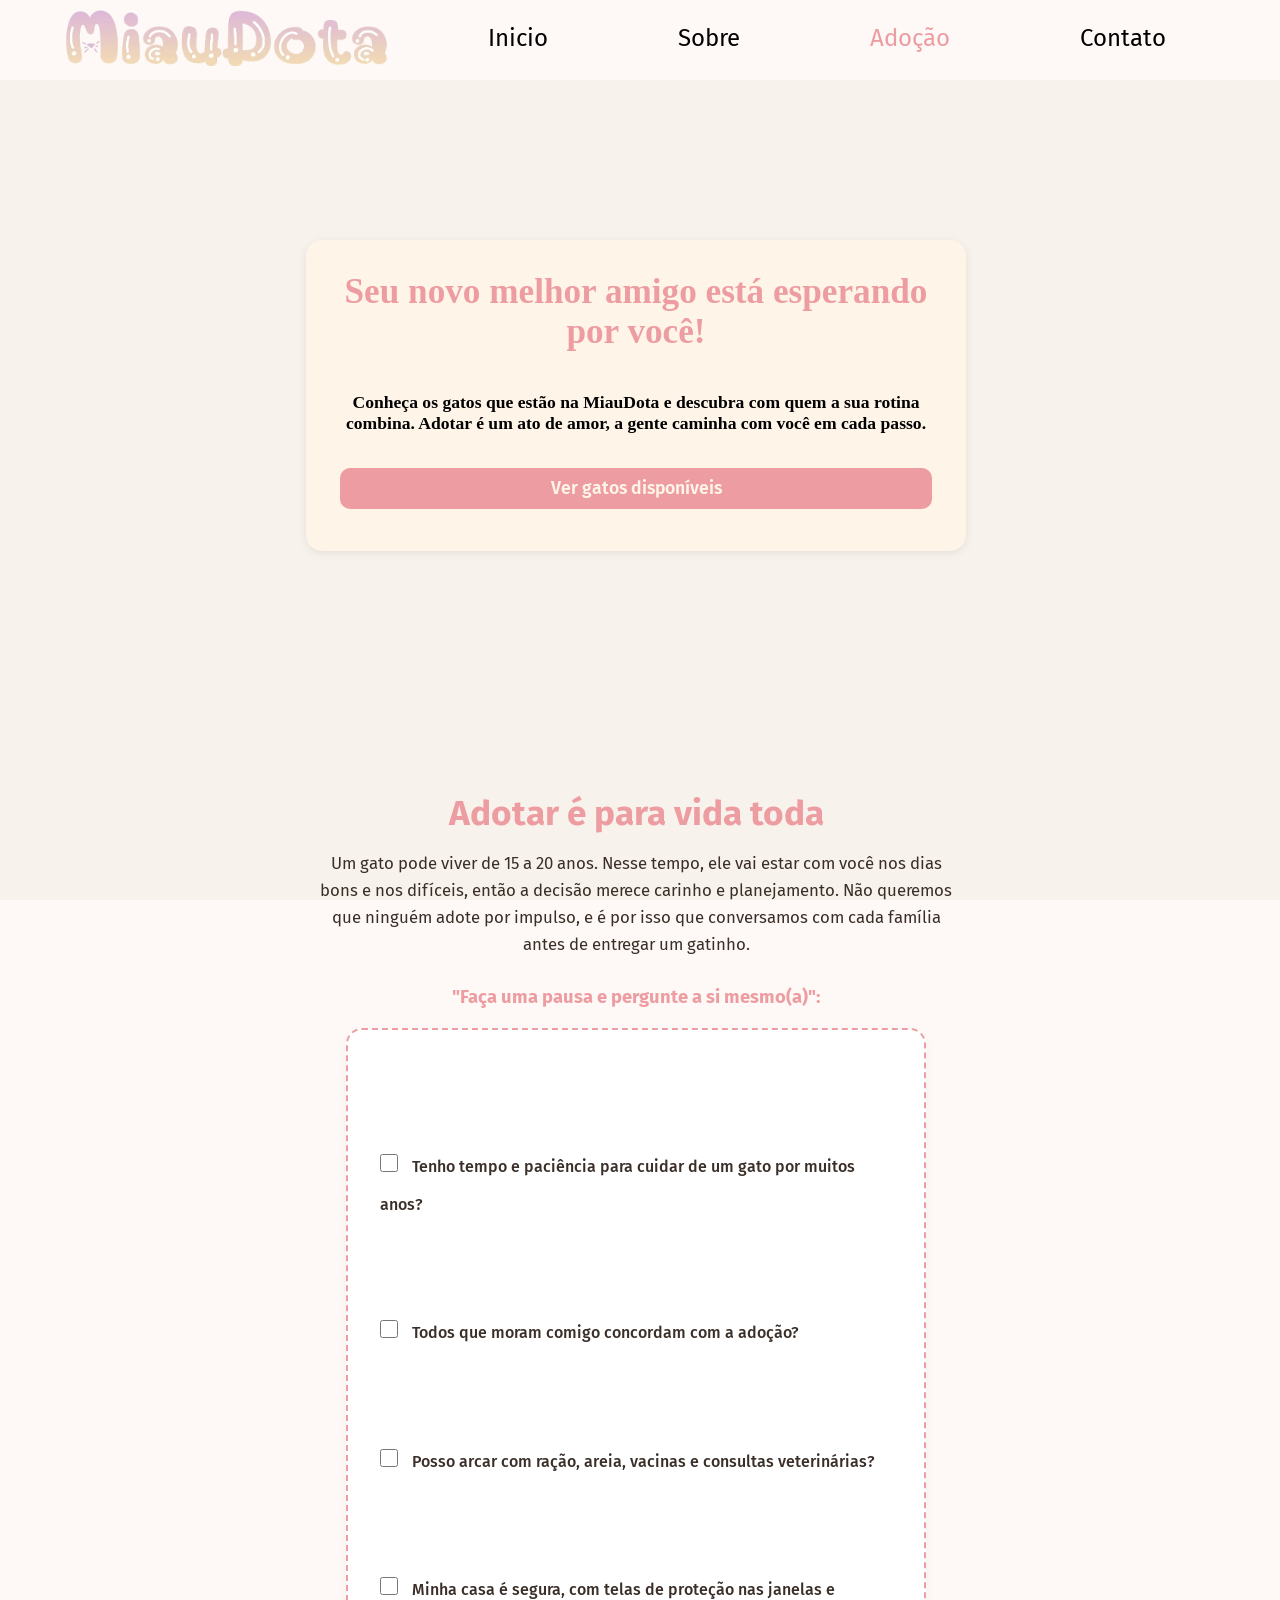
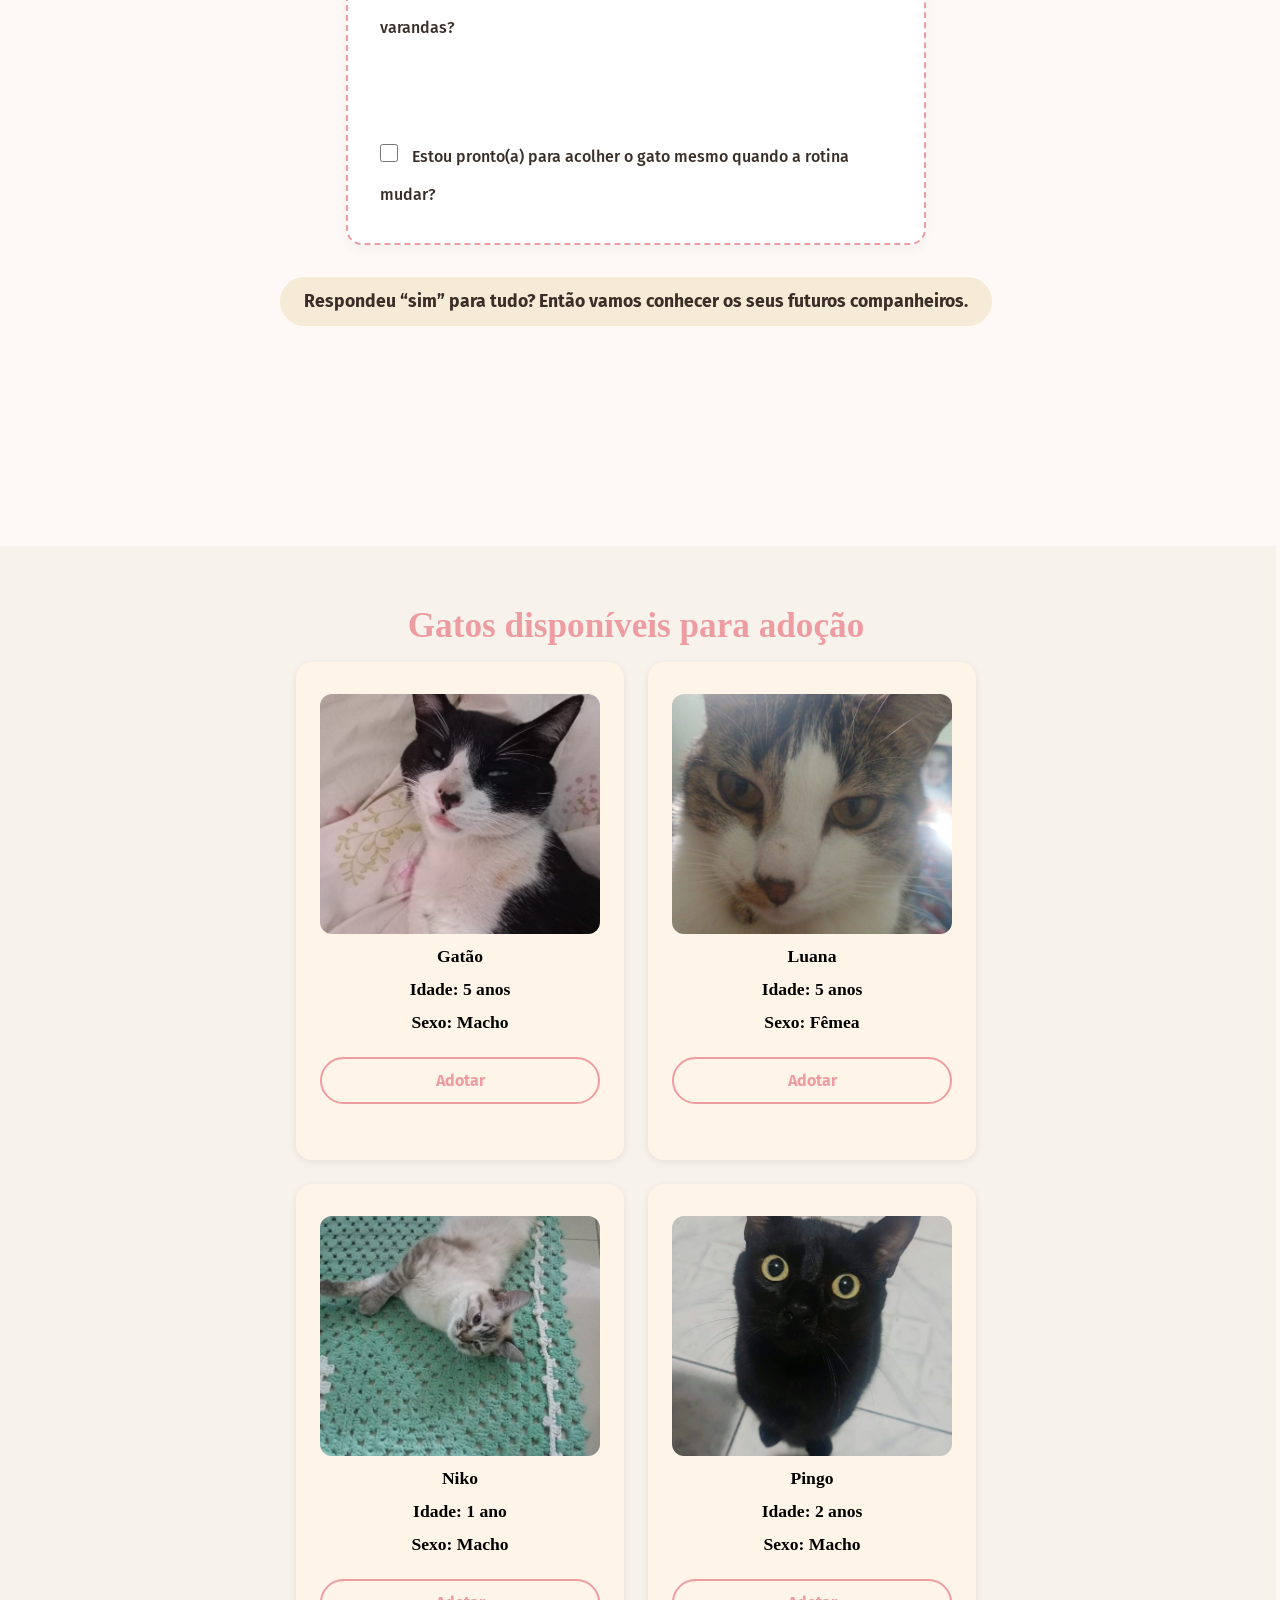
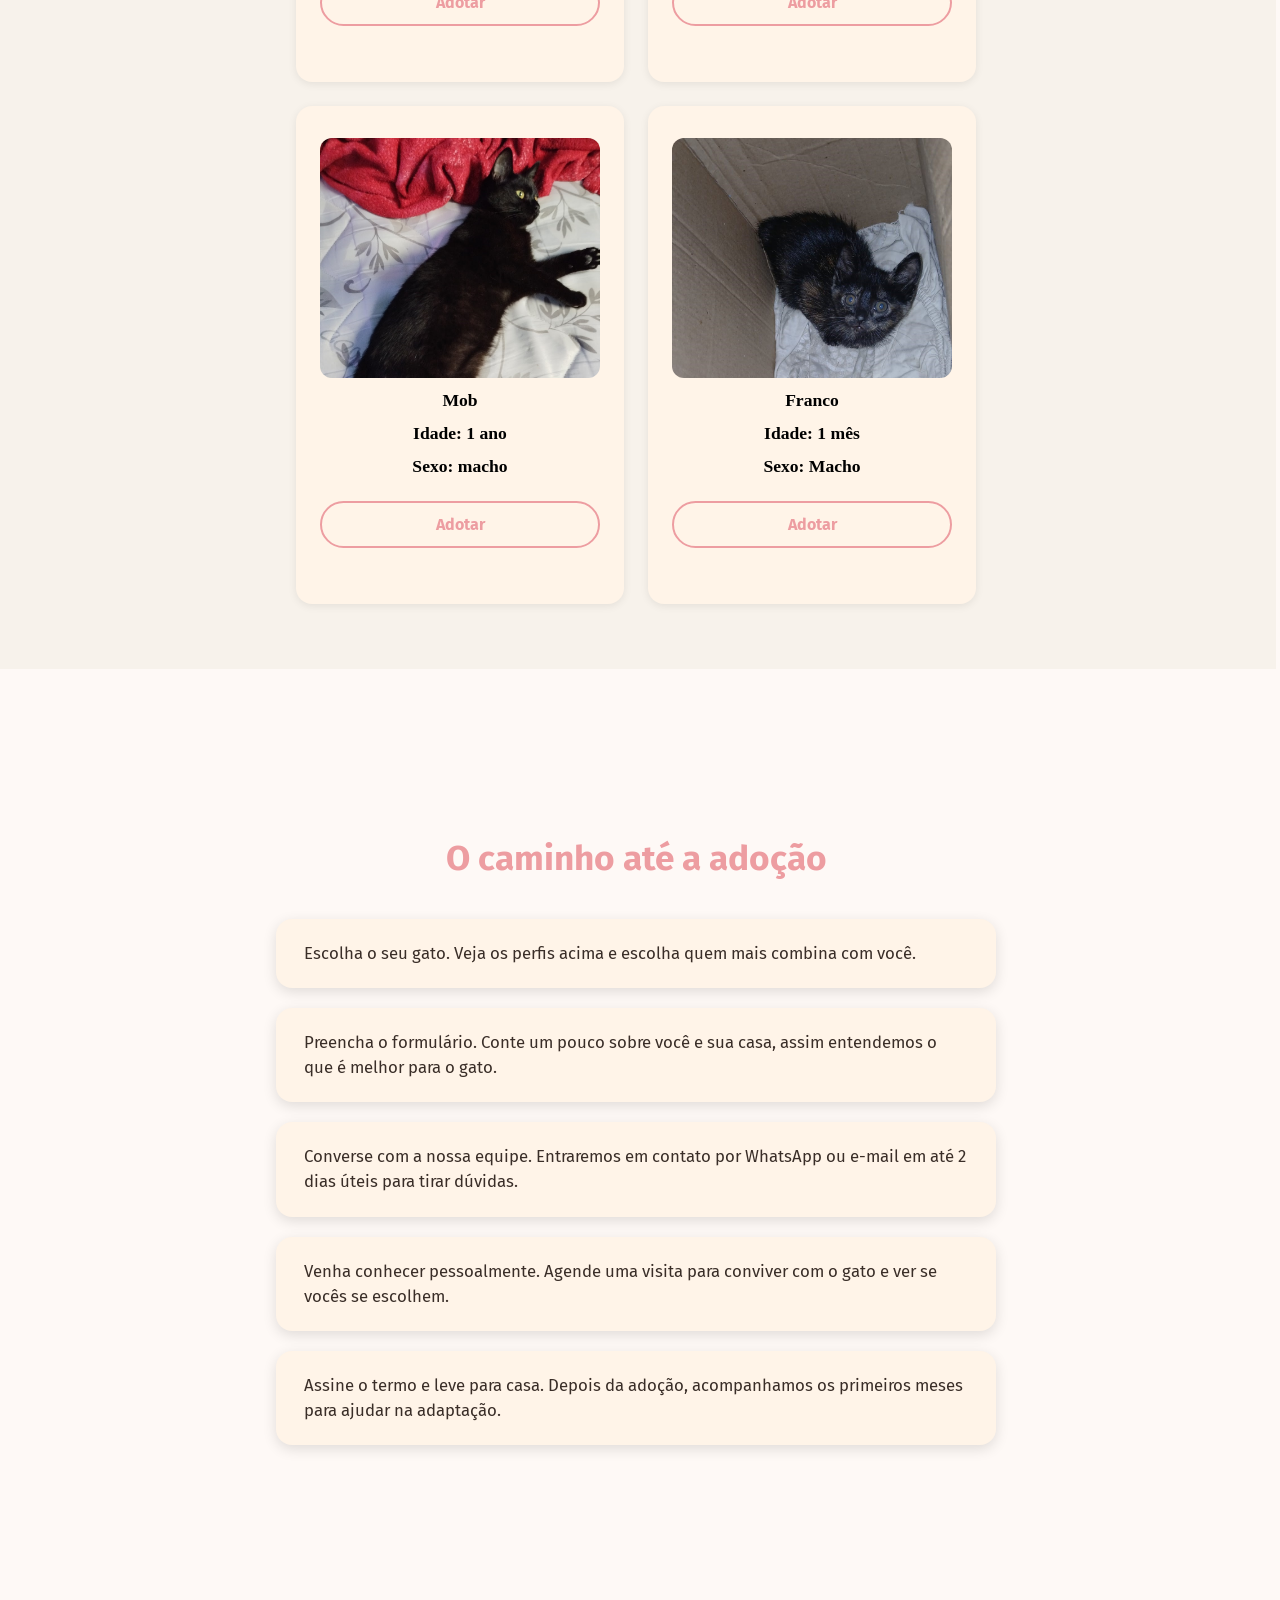
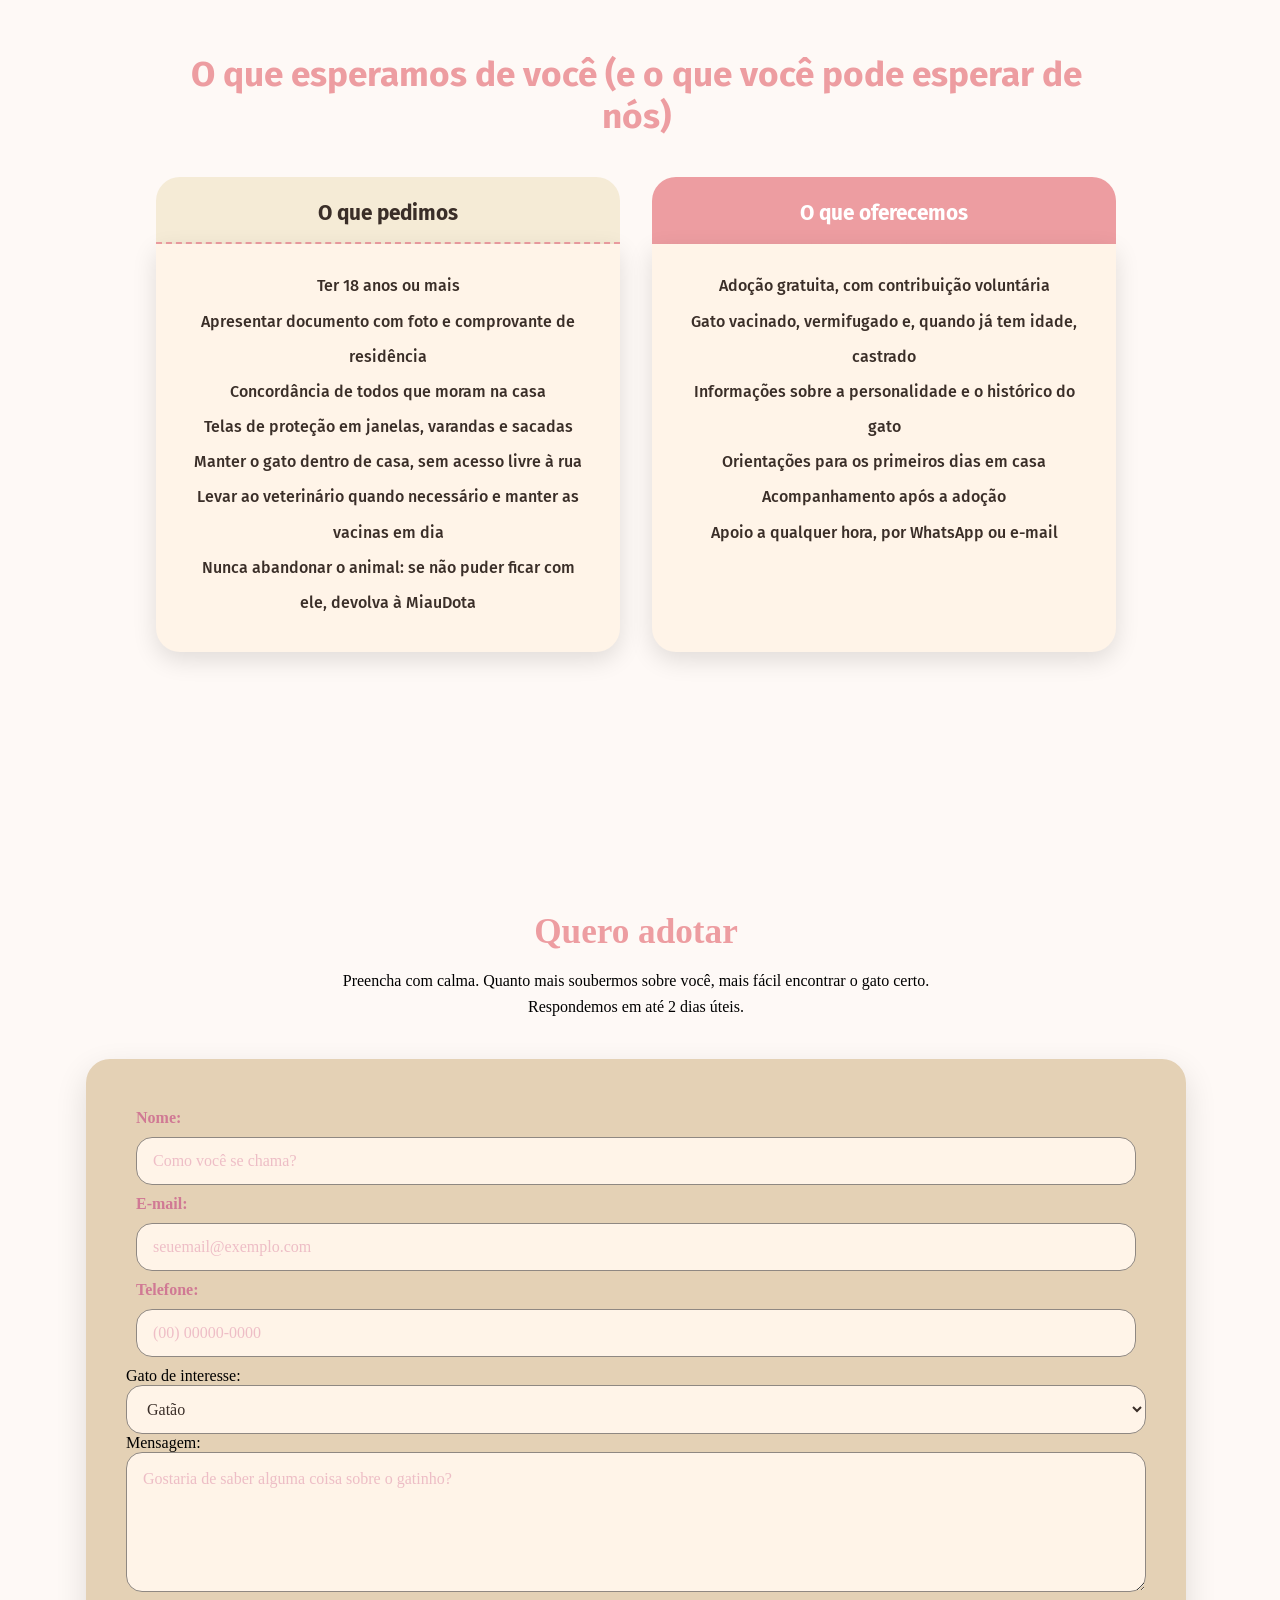
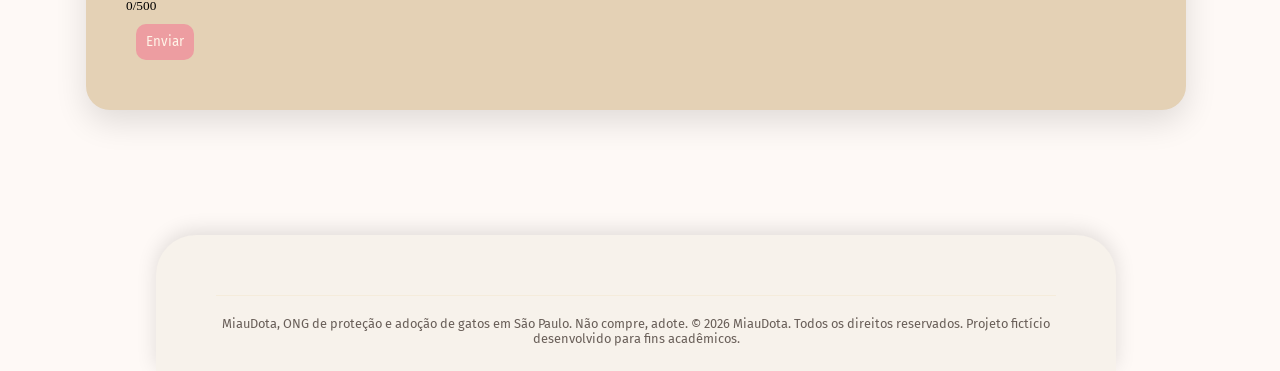
<file: src/paginas/adocao.html>
<!DOCTYPE html>
<html lang="pt-br">
<head>
    <meta charset="UTF-8">
    <meta name="viewport" content="width=device-width, initial-scale=1.0">
    <title>Gatos para Adoção | MiauDota</title>
    <link rel="stylesheet" href="../css/paginas/adocao.css">
    <script src="../js/paginas/adocao.js" defer></script>
</head>
<body>
    <header>
        <nav>
            <input type="checkbox" id="menu-toggle">
            <label for="menu-toggle" class="menu-hamburguer"><span></span></label>
            <ul>
                <a href="../../index.html" class="logo-link">
                    <img src="../assets/imagens/MiauDota.png" alt="Logo da MiauDota" class="logo-img">
                </a>
                <li><a href="../../index.html">Inicio</a></li>
                <li><a href="sobre.html">Sobre</a></li>
                <li><a href="adocao.html" id="adocao">Adoção</a></li>
                <li><a href="contato.html">Contato</a></li>
            </ul>
        </nav>
    </header>

    <main>
        <section id="banner">
            <div class="card">
                <h3>Seu novo melhor amigo está esperando por você!</h3>

                <p>Conheça os gatos que estão na MiauDota e descubra com quem a sua rotina combina. Adotar é um ato de amor, a gente caminha com você em cada passo.</p>
                <a href="#gatos" class="botao-decorativo">Ver gatos disponíveis</a>
            </div>
        </section>

        <section id="antes-adotar">
            <h3>Adotar é para vida toda</h3>

            <p>Um gato pode viver de 15 a 20 anos. Nesse tempo, ele vai estar com você nos dias bons e nos difíceis, então a decisão merece carinho e planejamento. Não queremos que ninguém adote por impulso, e é por isso que conversamos com cada família antes de entregar um gatinho.</p>
            <label for="antes-adotar">"Faça uma pausa e pergunte a si mesmo(a)":</label>

            <p><input type="checkbox" id="antes-adotar" name="antes-adotar" value="sim"> Tenho tempo e paciência para cuidar de um gato por muitos anos? <br>
            <input type="checkbox" id="antes-adotar" name="antes-adotar" value="sim"> Todos que moram comigo concordam com a adoção? <br>
            <input type="checkbox" id="antes-adotar" name="antes-adotar" value="sim"> Posso arcar com ração, areia, vacinas e consultas veterinárias? <br>
            <input type="checkbox" id="antes-adotar" name="antes-adotar" value="sim"> Minha casa é segura, com telas de proteção nas janelas e varandas? <br>
            <input type="checkbox" id="antes-adotar" name="antes-adotar" value="sim"> Estou pronto(a) para acolher o gato mesmo quando a rotina mudar? <br> </p>

            <p>Respondeu “sim” para tudo? Então vamos conhecer os seus futuros companheiros.</p>
        </section>
        <section id="gatos">
            <h3>Gatos disponíveis para adoção</h3>
            <div class="cards">
                <div class="card">
                    <img src="../assets/imagens/gataogato.jpeg" alt="Gato 1">
                    <h4>Gatão</h4>
                    <p>Idade: 5 anos</p>
                    <p>Sexo: Macho</p>
                    <a href="#formulario" class="botao-decorativo">Adotar</a>
                </div>
                <div class="card">
                    <img src="../assets/imagens/luanagata.jpeg" alt="Gato 2">
                    <h4>Luana</h4>
                    <p>Idade: 5 anos</p>
                    <p>Sexo: Fêmea</p>
                    <a href="#formulario" class="botao-decorativo">Adotar</a>
                </div>
                <div class="card">
                    <img src="../assets/imagens/nikogato.jpeg" alt="Gato 3">
                    <h4>Niko</h4>
                    <p>Idade: 1 ano</p>
                    <p>Sexo: Macho</p>
                    <a href="#formulario" class="botao-decorativo">Adotar</a>
                </div>
                <div class="card">
                    <img src="../assets/imagens/pingogato.jpeg" alt="Gato 4">
                    <h4>Pingo</h4>
                    <p>Idade: 2 anos</p>
                    <p>Sexo: Macho</p>
                    <a href="#formulario" class="botao-decorativo">Adotar</a>
                </div>
                <div class="card">
                    <img src="../assets/imagens/mobgato.jpg" alt="Gato 4">
                    <h4>Mob</h4>
                    <p>Idade: 1 ano</p>
                    <p>Sexo: macho</p>
                    <a href="#formulario" class="botao-decorativo">Adotar</a>
                </div>
                <div class="card">
                    <img src="../assets/imagens/francogato.jpeg" alt="Gato 4">
                    <h4>Franco</h4>
                    <p>Idade: 1 mês</p>
                    <p>Sexo: Macho</p>
                    <a href="#formulario" class="botao-decorativo">Adotar</a>
                </div>
            </div>

            <!-- Mais gatos serão adicionados aqui -->
        </section>

        <section id="como-funciona">

            <h3>O caminho até a adoção</h3>
            <ul>
                <li>Escolha o seu gato. Veja os perfis acima e escolha quem mais combina com você.</li>
                <li>Preencha o formulário. Conte um pouco sobre você e sua casa, assim entendemos o que é melhor para o gato.</li>
                <li>Converse com a nossa equipe. Entraremos em contato por WhatsApp ou e-mail em até 2 dias úteis para tirar dúvidas.</li>
                <li>Venha conhecer pessoalmente. Agende uma visita para conviver com o gato e ver se vocês se escolhem.</li>
                <li>Assine o termo e leve para casa. Depois da adoção, acompanhamos os primeiros meses para ajudar na adaptação.</li>
            </ul>
        </section>

        <section id="requisitos">
            <h3>O que esperamos de você (e o que você pode esperar de nós)</h3>
            <h4>O que pedimos</h4>
            <p> Ter 18 anos ou mais <br>
                Apresentar documento com foto e comprovante de residência <br>
                Concordância de todos que moram na casa <br>
                Telas de proteção em janelas, varandas e sacadas <br>
                Manter o gato dentro de casa, sem acesso livre à rua <br>
                Levar ao veterinário quando necessário e manter as vacinas em dia  <br>
                Nunca abandonar o animal: se não puder ficar com ele, devolva à MiauDota  <br>
            </p>
            <h4>O que oferecemos</h4>
            <p> Adoção gratuita, com contribuição voluntária <br>
                Gato vacinado, vermifugado e, quando já tem idade, castrado <br>
                Informações sobre a personalidade e o histórico do gato <br>
                Orientações para os primeiros dias em casa <br>
                Acompanhamento após a adoção <br>
                Apoio a qualquer hora, por WhatsApp ou e-mail <br>
            </p>
        </section>
        
        <section id="formulario">
            <h3>Quero adotar</h3>
            <p>Preencha com calma. Quanto mais soubermos sobre você, mais fácil encontrar o gato certo. Respondemos em até 2 dias úteis.</p>
            <div class="gato-form">
                <form action="">
                    <div class="gato-campo"><label for="nome">Nome:</label></div>
                    <div class="gato-campo"><input type="text" id="nome" name="nome" required placeholder="Como você se chama?"></div>

                    <div class="gato-campo"><label for="email">E-mail:</label></div>
                    <div class="gato-campo"><input type="email" id="email" name="email" required placeholder="seuemail@exemplo.com"></div>

                    <div class="gato-campo"><label for="telefone">Telefone:</label></div>
                    <div class="gato-campo"><input type="tel" id="telefone" name="telefone" required placeholder="(00) 00000-0000"></div>

                <p><label for="gato">Gato de interesse:</label>
                <select name="gato" id="gato">
                    <option value="gato1">Gatão</option>
                    <option value="gato2">Luana</option>
                    <option value="gato3">Niko</option>
                    <option value="gato3">Pingo</option>
                    <option value="gato3">Mob</option>
                    <option value="gato3">Franco</option>
                </select></p>

                <p><label for="mensagem">Mensagem:</label>
                <textarea id="mensagem" name="mensagem" rows="1" required placeholder="Gostaria de saber alguma coisa sobre o gatinho?"></textarea></p>
                <small><span id="contador">0</span>/500</small>
                <p id="feedback"></p>
                <button type="submit" class="botao-decorativo">Enviar</button>

            </form>
        </section>
    </main>

    <footer>
        <div class="final">
            <p id="direito"> MiauDota, ONG de proteção e adoção de gatos em São Paulo. Não compre, adote.
            &copy; 2026 MiauDota. Todos os direitos reservados. Projeto fictício desenvolvido para fins acadêmicos.</p>
        </div>
    </footer>
</body>
</file>
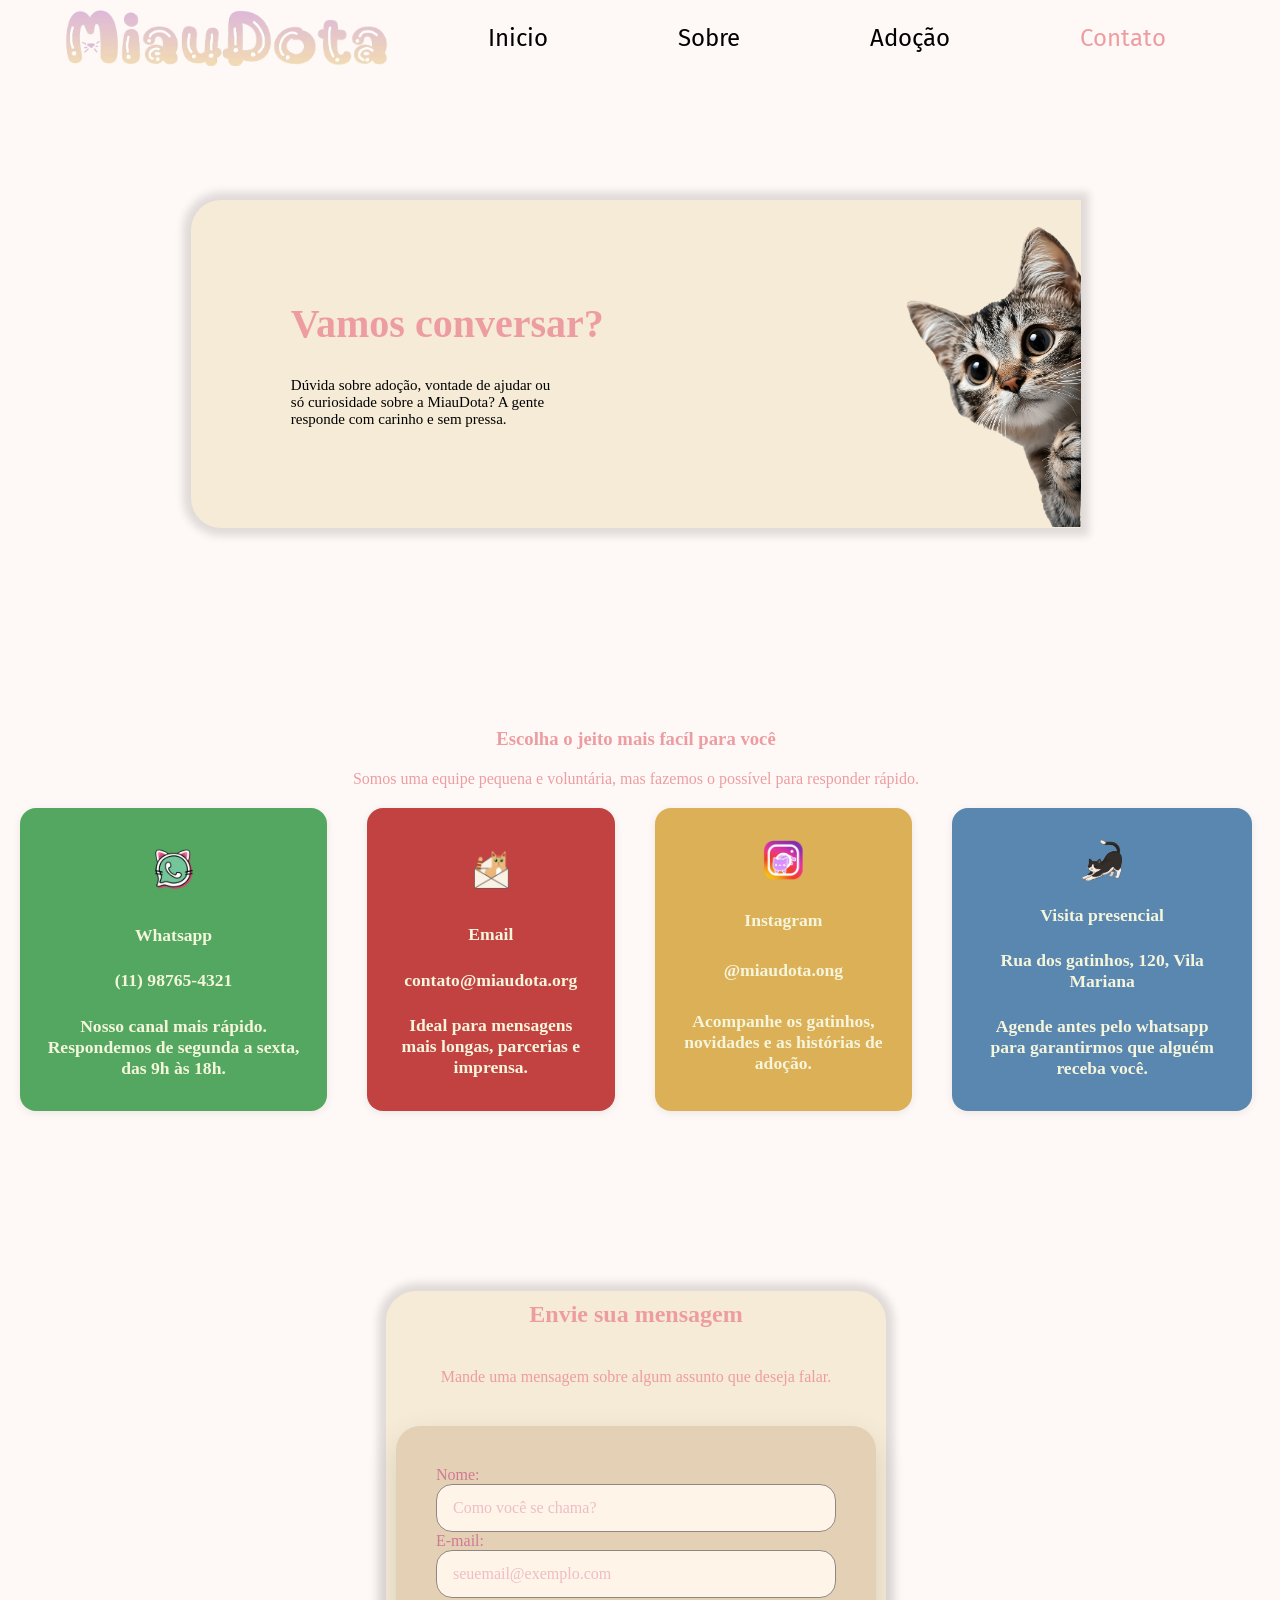
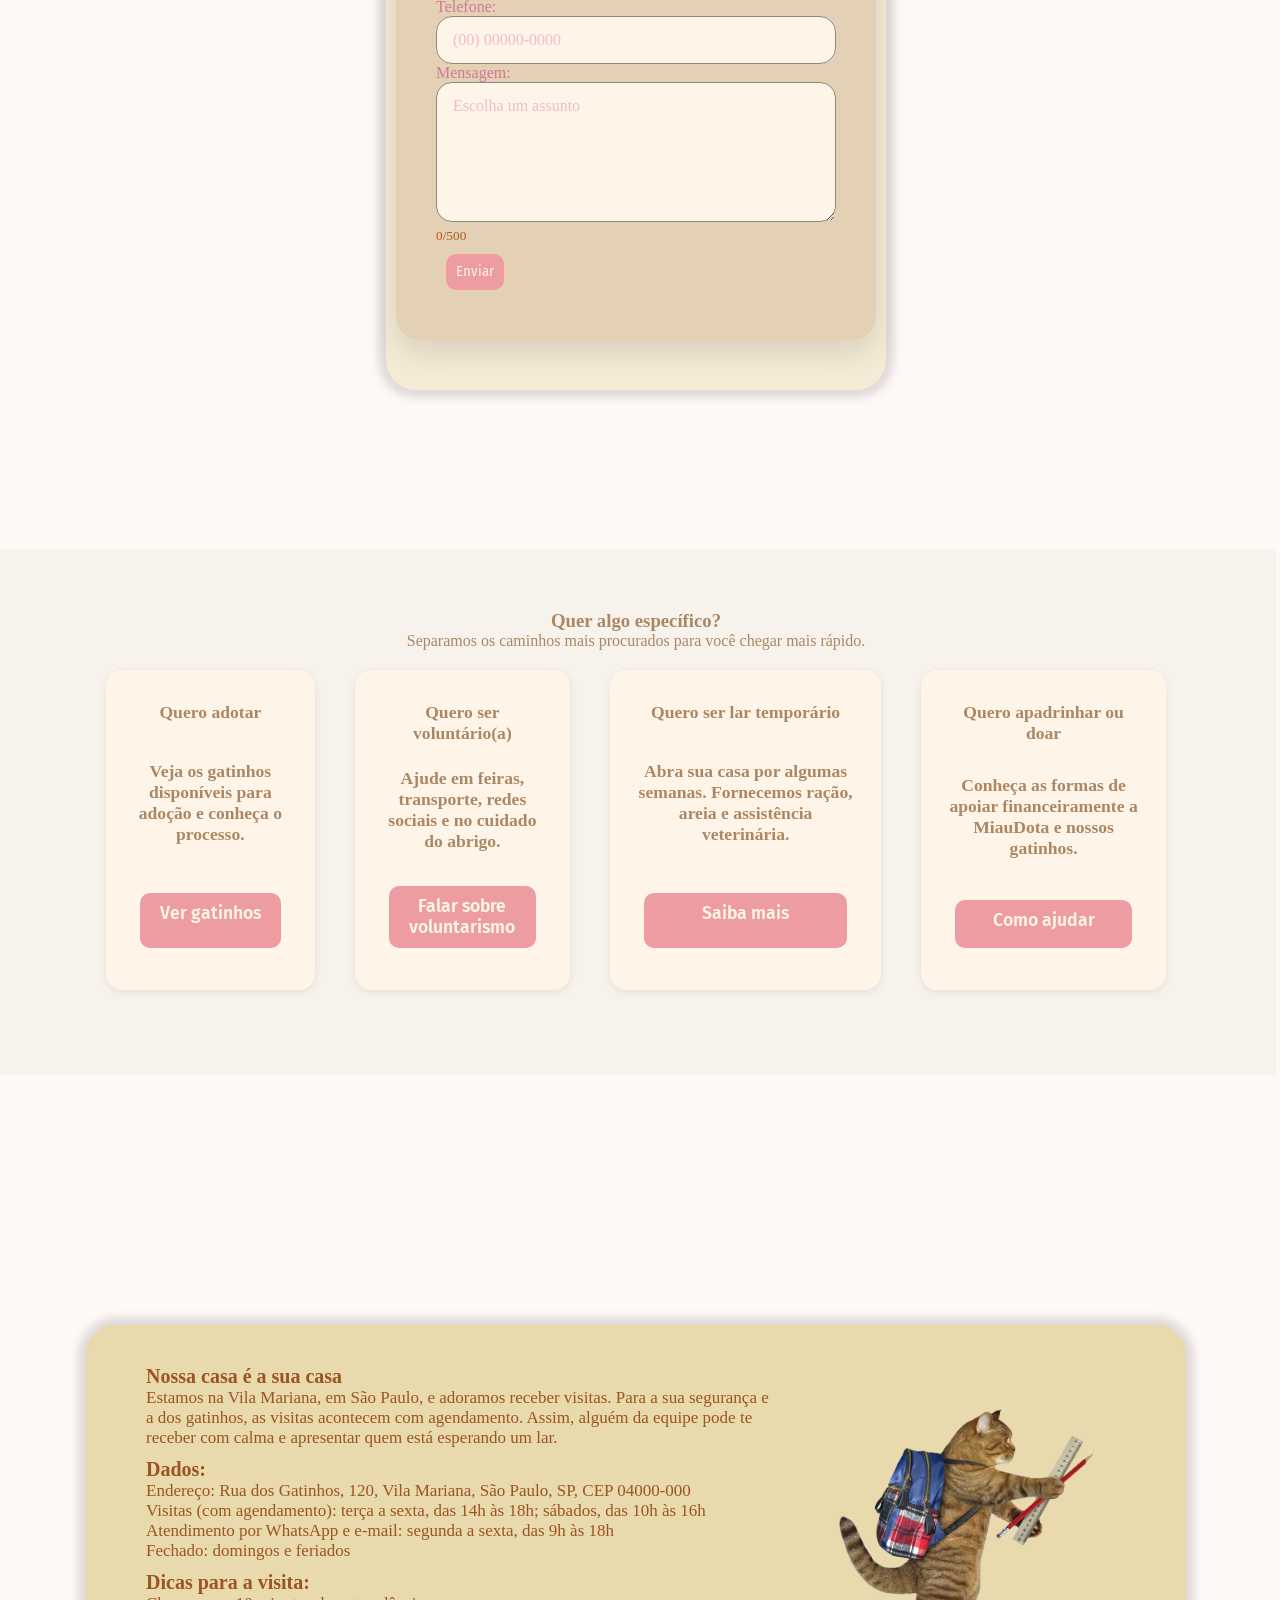
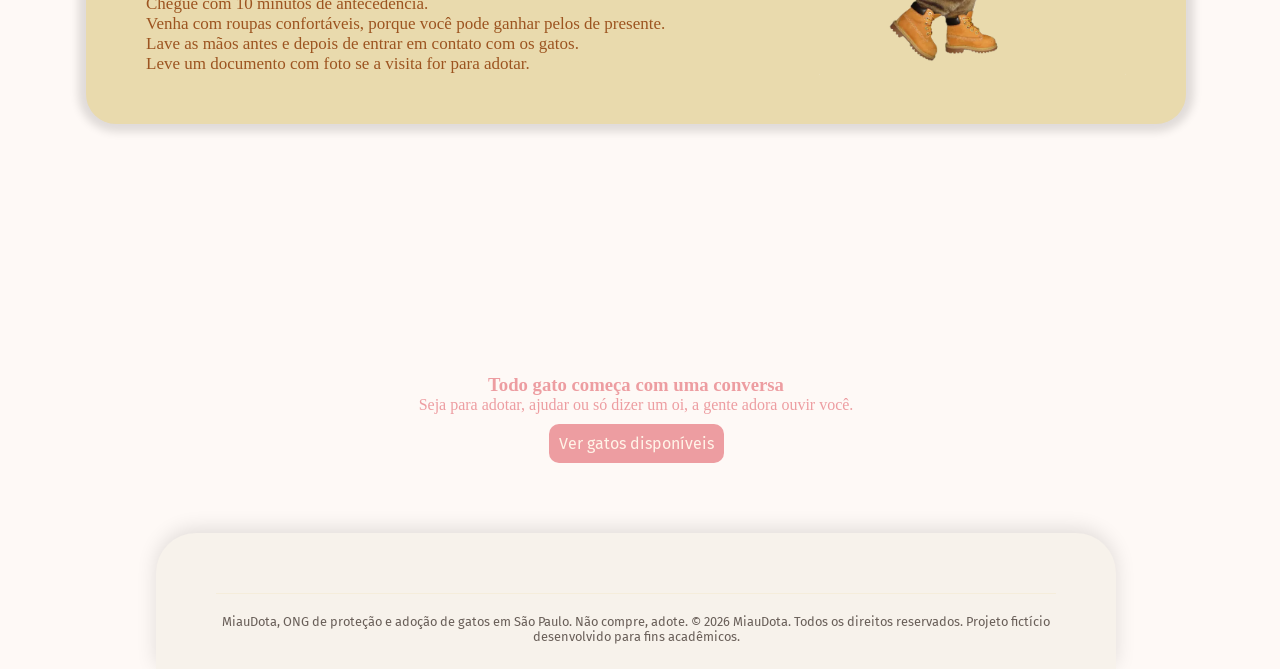
<file: src/paginas/contato.html>
<!DOCTYPE html>
<html lang="pt-br">
<head>
    <meta charset="UTF-8">
    <meta name="viewport" content="width=device-width, initial-scale=1.0">
    <title>Contato | MiauDota</title>
    <link rel="stylesheet" href="../css/paginas/contato.css">
    <script src="../js/paginas/contato.js" defer></script>
</head>
<body>
    <header>
        <nav>
            <input type="checkbox" id="menu-toggle">
            <label for="menu-toggle" class="menu-hamburguer"><span></span></label>
            <ul>
                <a href="../../index.html" class="logo-link">
                    <img src="../assets/imagens/MiauDota.png" alt="Logo da MiauDota" class="logo-img">
                </a>
                <li><a href="../../index.html">Inicio</a></li>
                <li><a href="sobre.html">Sobre</a></li>
                <li><a href="adocao.html">Adoção</a></li>
                <li><a href="contato.html" id="contato">Contato</a></li>
            </ul>
        </nav>
    </header>

    <main>
        <section id="vamos-conversar">
            
            <h3 class="conversar">Vamos conversar?</h3>
               <img class="cato" src="../assets/imagens/CATO.png" alt=""> 
            <p>Dúvida sobre adoção, vontade de ajudar ou só curiosidade sobre a MiauDota? A gente responde com carinho e sem pressa.</p>
        </section>
       

        <section id="canais-contato">
            <h3>Escolha o jeito mais facíl para você</h3>
            <p>Somos uma equipe pequena e voluntária, mas fazemos o possível para responder rápido.</p>
            <div class="cards">
                <div class="card" id="card-whatsapp">
                      <img src="..//assets/imagens/zapGato.jpg" alt="">

                    <h4>Whatsapp</h4>
                    <p>(11) 98765-4321</p>
                    <p>Nosso canal mais rápido. Respondemos de segunda a sexta, das 9h às 18h.</p>
                </div>
        
                <div class="card" id="card-email">
                     <img src="..//assets/imagens/emailGato.png" alt="">
                    <h4>Email</h4>
                    <p>contato@miaudota.org</p>
                    <p>Ideal para mensagens mais longas, parcerias e imprensa.</p>
            
                </div>
                <div class="card" id="card-instagram">
                    <img src="..//assets/imagens/instaGato.png" alt="">
                    <h4>Instagram</h4>
                    <p>@miaudota.ong</p>
                    <p>Acompanhe os gatinhos, novidades e as histórias de adoção.</p>
                   
                </div>
                <div class="card" id="visita-card">
                    <img src="..//assets/imagens/gatolindo.png" alt="">
                    <h4>Visita presencial</h4>
                    <p>Rua dos gatinhos, 120, Vila Mariana</p>
                    <p>Agende antes pelo whatsapp para garantirmos que alguém receba você.</p>
                </div>
            </div>
        </section>

        <section id="formulario">
            <h2>Envie sua mensagem</h2>
            <p>Mande uma mensagem sobre algum assunto que deseja falar.</p>
            <div class="card-form">
            <form action="">
                <p class="form-campo"><label for="nome">Nome:</label></p>
                <div class="form-campo">
                <input type="text" id="nome" name="nome" required placeholder="Como você se chama?">
                </div>
                <p class="form-campo"><label for="email">E-mail:</label></p>
                <div class="form-campo">
                <input type="email" id="email" name="email" required placeholder="seuemail@exemplo.com">
                </div>
                <p class="form-campo"><label for="telefone">Telefone:</label></p>
                <div class="form-campo">
                <input type="tel" id="telefone" name="telefone" required placeholder="(00) 00000-0000">
                </div>
                <!--acho interessante colocar aqui um contador de caracteres no campo “Mensagem” (por exemplo, “0/500”), usando o JavaScript-->
                <div  class="form-campo">
                <p><label for="mensagem">Mensagem:</label></p>
                </div>
                <textarea id="mensagem" name="mensagem" rows="1" required placeholder="Escolha um assunto"></textarea>
                <small><span id="contador">0</span>/500</small>
                <p id="feedback"></p>
                <button type="submit" class="botao-decorativo">Enviar</button>
            </form>
            </div>
        </section>
        <section id="card-caminho">
            <h3>Quer algo específico?</h3>
            <p>Separamos os caminhos mais procurados para você chegar mais rápido.</p>
            <div class="cards">
                <div class="card" id="card-adocao">
                    <h4>Quero adotar</h4>
                    <p>Veja os gatinhos disponíveis para adoção e conheça o processo.</p>
                    <a class="botao-decorativo" href="/src/paginas/adocao.html">Ver gatinhos</a>
                </div>
                <div class="card" id="card-voluntario">
                    <h4>Quero ser voluntário(a)</h4>
                    <p>Ajude em feiras, transporte, redes sociais e no cuidado do abrigo.</p>
                    <a class="botao-decorativo" href="#card-whatsapp">Falar sobre voluntarismo</a>
                </div>
                <div class="card" id="card-lar-temporario">
                    <h4>Quero ser lar temporário</h4>
                    <p>Abra sua casa por algumas semanas. Fornecemos ração, areia e assistência veterinária.</p>
                    <a class="botao-decorativo" href="#formulario">Saiba mais</a>
                </div>
                <div class="card" id="card-apadrinhamento">
                    <h4>Quero apadrinhar ou doar</h4>
                    <p>Conheça as formas de apoiar financeiramente a MiauDota e nossos gatinhos.</p>
                    <a class="botao-decorativo" href="/src/paginas/sobre.html">Como ajudar</a>
                </div>
            </div>
        </section>

        <section id="visitar">
            <div>
            <h3>Nossa casa é a sua casa</h3>
            <p>Estamos na Vila Mariana, em São Paulo, e adoramos receber visitas. Para a sua segurança e a dos gatinhos, as visitas acontecem com agendamento. Assim, alguém da equipe pode te receber com calma e apresentar quem está esperando um lar.</p>
            <h4>Dados:</h4>
            <ul style="list-style: none;">
                <li>Endereço: Rua dos Gatinhos, 120, Vila Mariana, São Paulo, SP, CEP 04000-000</li>
                <li>Visitas (com agendamento): terça a sexta, das 14h às 18h; sábados, das 10h às 16h</li>
                <li>Atendimento por WhatsApp e e-mail: segunda a sexta, das 9h às 18h</li>
                <li>Fechado: domingos e feriados</li>
            </ul>
            <h4>Dicas para a visita:</h4>
            <ul style="list-style: none;">
                <li>Chegue com 10 minutos de antecedência.</li>
                <li>Venha com roupas confortáveis, porque você pode ganhar pelos de presente.</li>
                <li>Lave as mãos antes e depois de entrar em contato com os gatos.</li>
                <li>Leve um documento com foto se a visita for para adotar.</li>
            </ul>
            </div>
            <div class="gatomochila">
                <img src="..//assets/imagens/gato-mochila-fundo-transparente.png" alt="">
            </div>
        </section>

        <section id="final" >
            <h3>Todo gato começa com uma conversa</h3>
            <p>Seja para adotar, ajudar ou só dizer um oi, a gente adora ouvir você.</p>
            <a class="botao-decorativo" href="/src/paginas/adocao.html">Ver gatos disponíveis</a>
        </section>
    </main>

    <footer>
        <div class="final">
            <p id="direito"> MiauDota, ONG de proteção e adoção de gatos em São Paulo. Não compre, adote.
            &copy; 2026 MiauDota. Todos os direitos reservados. Projeto fictício desenvolvido para fins acadêmicos.</p>
        </div>
    </footer>
</body>
</file>
<file: src/css/paginas/adocao.css>
@import url('global.css');
/* primeira seção */
 
#banner{
    max-width: 800px;
    width: 100%;
    text-align: center;
    margin: 10rem auto 0 auto;
    border-radius: 40px;
    padding: 60px 50px 65px 50px;
    background-color: transparent;
    position: relative;
}
#banner h3 {
    font-size: clamp(1.6rem, 4vw, 2.2rem);
    margin-bottom: 16px;
    color: var(--cor-titulos);
}
#banner > p{
    max-width: 640px;
    margin: 0 auto 40px;
    line-height: 1.6;
}
#banner > .botao-decorativo:hover{
    transform: none;
}
 
/* segunda seção */
#antes-adotar {
    max-width: 800px;
    width: 100%;
    text-align: center;
    margin: 6rem auto 0 auto;
    padding: 60px 40px;
    font-family: var(--fonte-principal);
    color: var(--cor-texto);
}
#antes-adotar::before {
    content: "";
    position: absolute;
    top: 0;
    bottom: 0;
    left: 50%;
    transform: translateX(-50%);
    width: 100vw;
    background-color: var(--cor-fundo-segundario);
    z-index: -1;
}
 
#antes-adotar h3 {
    font-size: clamp(1.6rem, 4vw, 2.2rem);
    margin-bottom: 16px;
    color: var(--cor-titulos);
}
 
/* Primeiro parágrafo (texto explicativo) */
#antes-adotar > p:nth-of-type(1) {
    max-width: 640px;
    margin: 0 auto 28px auto;
    line-height: 1.6;
    font-size: 1.05rem;
}
 
/* Subtítulo "Faça uma pausa..." */
#antes-adotar > label {
    display: inline-block;
    font-size: 1.15rem;
    font-weight: 700;
    color: var(--cor-titulos);
    margin-bottom: 20px;
}
 
/* Segundo parágrafo (bloco com os checkboxes) */
#antes-adotar > p:nth-of-type(2) {
    max-width: 580px;
    margin: 0 auto 32px auto;
    padding: 28px 32px;
    background-color: #ffffff;
    border-radius: var(--raio);
    border: 2px dashed var(--cor-titulos);
    text-align: left; /* Alinha as caixinhas perfeitamente à esquerda */
    line-height: 2.4;
    font-weight: 500;
    box-shadow: 0 4px 12px rgba(0, 0, 0, 0.04);
}
 
/* Estiliza a caixinha do checkbox com a cor do site */
#antes-adotar input[type="checkbox"] {
    accent-color: var(--cor-titulos);
    width: 18px;
    height: 18px;
    margin-right: 10px;
    cursor: pointer;
}
 
/* Último parágrafo (chamada final) */
#antes-adotar > p:nth-of-type(3) {
    margin: 0 auto;
    font-weight: 700;
    font-size: 1.1rem;
    color: var(--cor-texto);
    background-color: var(--cor-cards);
    padding: 14px 24px;
    border-radius: 30px;
    display: inline-block;
}
 
/* terceira seção, parte de adoções */
#gatos {
    max-width: 1200px;
    width: 100%;
    text-align: center;
    margin: 10rem auto 0 auto;
    border-radius: 40px;
    padding: 60px 50px 65px 50px;
    background-color: transparent;
    position: relative;
}
 
#gatos::before {
    content: "";
    position: absolute;
    top: 0;
    bottom: 0;
    left: 50%;
    transform: translateX(-50%);
    width: 100vw;
    background-color: var(--cor-fundo-segundario);
    z-index: -1;
}
 
#gatos h3 {
    font-size: clamp(1.6rem, 4vw, 2.2rem);
    margin-bottom: 16px;
    color: var(--cor-titulos);
}
 
#gatos > p {
    max-width: 640px;
    margin: 0 auto 40px;
    line-height: 1.6;
}
 
.cards {
    display: flex;
    flex-wrap: wrap;
    justify-content: center;
    gap: 24px;
    max-width: 680px;
    margin: 0 auto;
}
 
.cards > .card {
    flex: 0 0 calc(50% - 12px); /* Mantém 2 cards por linha */
    margin: 0; /* Zera a margem de 20px do global.css */
    gap: 12px; /* Deixa o nome, idade, sexo e botão mais próximos */
}
 
.card > img {
    width: 100%;
    height: 240px;
    object-fit: cover; /* Mantém todas as fotos do mesmo tamanho sem distorcer */
    border-radius: 12px;
    margin: 0 auto;
}
.cards > .card > .botao-decorativo {
    width: 100%;
    margin: 12px auto 24px auto;
    padding: 12px;
    background-color: transparent;
    color: var(--cor-titulos);
    border: 2px solid var(--cor-titulos);
    border-radius: 30px;
    font-size: 1rem;
    font-weight: 700;
    text-align: center;
    transition: background-color 0.2s ease, color 0.2s ease;
}
.cards > .card > .botao-decorativo:hover {
    background-color: var(--cor-titulos);
    color: #ffffff;
    transform: none; /* Evita que o botão salte para fora do card */
    box-shadow: none;
}
 
/* parte do quero adotar */
#formulario{
    max-width: 1200px;
    width: 100%;
    text-align: center;
    margin: 10rem auto 0 auto;
    border-radius: 40px;
    padding: 60px 50px 65px 50px;
    background-color: transparent;
    position: relative;
}
#formulario h3 {
    font-size: clamp(1.6rem, 4vw, 2.2rem);
    margin-bottom: 16px;
    color: var(--cor-titulos);
}
#formulario > p{
    max-width: 640px;
    margin: 0 auto 40px;
    line-height: 1.6;
}
.gato-form {
    display: grid;
    gap: 20px;
    padding: 40px;
    text-align: left;
    background: #e4d1b5;
    border-radius: 24px;
    box-shadow: 0 12px 32px var(--cor-sombra);
}
.gato-campo {
    display: grid;
    gap: 8px;
    margin: 10px;
}
 
.gato-campo label {
    font-weight: 700;
    color: #d07994;
}
.gato-form input,
.gato-form textarea,
.gato-form select {
    box-sizing: border-box;
    width: 100%;
    padding: 14px 16px;
    font: inherit;
    font-size: 1rem;
    color: var(--cor-texto);
    background: var(--cor-fundo-suave);
    border: 1px solid #8f8882;
    border-radius: var(--raio);
    transition: border-color 0.2s ease, box-shadow 0.2s ease;
}
 
.gato-form textarea {
    min-height: 140px;
    line-height: 1.5;
    resize: vertical;
}
 
.gato-form ::placeholder {
    color: #c74279;
    opacity: 0.30;
}
 
.gato-form input:hover,
.gato-form textarea:hover,
.gato-form select:hover {
    border-color: var(--cor-texto);
}
 
.gato-form input:focus-visible,
.gato-form textarea:focus-visible{
    outline: none;
    border-color: var(--cor-texto);
    box-shadow: 0 0 0 4px rgba(242, 140, 56, 0.35);
}
 
/* parte como funciona */
#como-funciona {
    max-width: 900px;
    width: 100%;
    text-align: center;
    margin: 8rem auto 0 auto;
    padding: 40px 20px;
    font-family: var(--fonte-principal);
}
 
#como-funciona h3 {
    font-size: clamp(1.6rem, 4vw, 2.2rem);
    margin-bottom: 40px;
    color: var(--cor-titulos);
}
 
#como-funciona ul {
    list-style: none;
    padding: 0;
    margin: 0 auto;
    max-width: 720px;
    display: flex;
    flex-direction: column;
    gap: 20px;
}
 
#como-funciona li {
    display: flex;
    align-items: center;
    gap: 22px;
    background-color: var(--cor-fundo-suave);
    color: var(--cor-texto);
    padding: 22px 28px;
    border-radius: var(--raio);
    box-shadow: 0 4px 14px var(--cor-sombra);
    text-align: left;
    line-height: 1.5;
    font-size: 1.05rem;
    transition: transform 0.2s ease, background-color 0.2s ease;
}
 
#como-funciona li:hover {
    transform: translateX(6px);
    background-color: var(--cor-cards);
}
 
/* parte o que esperamos de você */
#requisitos {
    max-width: 1000px;
    width: 100%;
    margin: 8rem auto 0 auto;
    padding: 40px 20px;
    font-family: var(--fonte-principal);
    display: grid;
    grid-template-columns: 1fr 1fr; /* Cria 2 colunas iguais */
    column-gap: 32px;
    row-gap: 0;
}
 
/* Título principal ocupando as 2 colunas no topo */
#requisitos > h3 {
    grid-column: 1 / -1;
    text-align: center;
    font-size: clamp(1.6rem, 4vw, 2.2rem);
    margin-bottom: 40px;
    color: var(--cor-titulos);
}
 
/* Cabeçalhos dos cartões ("O que pedimos" e "O que oferecemos") */
#requisitos > h4 {
    background-color: var(--cor-cards);
    color: var(--cor-texto);
    font-size: 1.3rem;
    padding: 24px 32px 16px 32px;
    border-radius: 24px 24px 0 0; 
    text-align: center;
    border-bottom: 2px dashed var(--cor-titulos);
}
 
#requisitos > p {
    background-color: var(--cor-fundo-suave);
    color: var(--cor-texto);
    padding: 24px 32px 32px 32px;
    border-radius: 0 0 24px 24px;
    box-shadow: 0 8px 24px var(--cor-sombra);
    text-align: center;
    line-height: 2.2;
    font-size: 1rem;
    font-weight: 500;
}
/* Posiciona "O que oferecemos" na coluna 2 (Direita) */
#requisitos > h4:nth-of-type(2) {
    grid-column: 2;
    grid-row: 2;
    background-color: var(--cor-titulos);
    color: #ffffff;
}
#requisitos > p:nth-of-type(2) {
    grid-column: 2;
    grid-row: 3;
}
 
 
@media (max-width: 768px) {
 
    html,
    body {
        overflow-x: hidden;
    }
    #banner,
    #gatos,
    #formulario {
        margin-top: 6rem;
        padding: 40px 20px 45px 20px;
        border-radius: 24px;
    }
    #antes-adotar {
        margin-top: 4rem;
        padding: 40px 20px;
    }
    #antes-adotar > p:nth-of-type(2) {
        padding: 20px;
        line-height: 2;
    }
    .cards {
        max-width: 100%;
        gap: 16px;
    }
 
    .cards > .card {
        flex: 0 0 calc(50% - 8px); 
    }
 
    .card > img {
        height: 180px;
    }
    .gato-form {
        padding: 24px 16px;
    }
 
    .gato-campo {
        margin: 0;
    }
    #como-funciona {
        margin-top: 5rem;
        padding: 40px 16px;
    }
 
    #como-funciona li {
        padding: 18px 20px;
        gap: 14px;
        font-size: 1rem;
    }
 
    #como-funciona li:hover {
        transform: none;
    }
    #requisitos {
        margin-top: 5rem;
        padding: 40px 16px;
        grid-template-columns: 1fr;
    }
 
    #requisitos > h4:nth-of-type(2),
    #requisitos > p:nth-of-type(2) {
        grid-column: auto;
        grid-row: auto;
    }
 
    #requisitos > h4:nth-of-type(2) {
        margin-top: 28px;
    }
 
    #requisitos > h4 {
        padding: 20px 20px 14px 20px;
    }
 
    #requisitos > p {
        padding: 20px 20px 26px 20px;
        line-height: 2;
    }
}
@media (max-width: 480px) {
 
    .cards > .card {
        flex: 0 0 100%;
    }
 
    .card > img {
        height: 220px;
    }
 
    #banner,
    #gatos,
    #formulario {
        margin-top: 5rem;
        padding: 32px 16px 36px 16px;
    }
}
</file>
<file: src/css/paginas/contato.css>
@import url('global.css');

/* caixa do gatinho inicio */

/* criação da caixinha com a foto do gato  */
#vamos-conversar{
    box-sizing: border-box;
    width: 70%;
    padding: 100px;
    margin:200px auto 200px auto ;
    background-color: var(--cor-cards);
    border-radius: 30px 0px 0px 30px; 
    box-shadow: 0px 0px 8px 8px var(--cor-sombra);
    position:relative;
    overflow:hidden;
}

/* altera a h3 dentro da caixinha  */
#vamos-conversar >h3{
    font-size: 40px;
    margin: 0px auto 30px auto;
    color: var(--cor-titulos);
}

/* altera o paragrafo dentro da caixinha  */
#vamos-conversar >p{
    text-align: left;
    font-size: 15px;
    width: 40%; 
}
/* altera a imagem da caixinha */
#vamos-conversar >img{
    position: absolute;
    right:-5px;
    transform: translateY(-50%);  
    height: 300px;
    max-width: 40%;    
    object-fit: contain; 
}

/* centraliza o texto que ta antes do card */
#canais-contato{
    
    text-align: center;
}

/* centraliza contatos e o card caminho também lado a lado */
.cards{
    display:flex;
   text-align: center; 
   
}

#card{
    box-shadow: 8px 0px 8px;
}

#card-whatsapp, #cardwhatsapp >p{
    background-color: rgb(83, 167, 96);
    color: beige;
}

#card-whatsapp >img{
    max-width: 60px;
    margin:0px auto 0px auto;

}

#card-email, #card-email >p{
    background-color: rgb(194, 66, 66);
    color: beige;
}

#card-email >img{
    max-width: 60px;
    margin:0px auto 0px auto;
}

#card-instagram, #card-instagram >p{
    background-color: rgb(220, 176, 87);
    color: beige;
}


#card-instagram >img{
    max-width: 40px;
    margin:0px auto 0px auto;
}

#visita-card,#visita-card >p{
    background-color: rgb(89, 135, 175);
    color: beige;
}


#visita-card >img{
    max-width: 40px;
    margin:0px auto 0px auto;
}


#formulario{

    background-color: var(--cor-cards);
    max-width:500px;
    width: 100%;
    text-align: center;
    margin: 10rem auto 0 auto;
    padding: 10px 10px 10px 10px;
    position: relative;
    margin-bottom: 70px;
    border-radius: 30px; 
    box-shadow: 0px 0px 8px 8px var(--cor-sombra);
}

    #formulario label{
    color: #d07994;
}

#formulario h2{
    margin-bottom: 40px;
    color: var(--cor-titulos);
}

#formulario p{
    color: var(--cor-titulos);
}

.card-form{
    display: grid;
    gap: 20px;
    padding: 40px;
    text-align: left;
    background: #e4d1b5;
    border-radius: 24px;
    box-shadow: 0 12px 32px var(--cor-sombra);
}

.card-campo{
    display: grid;
    gap: 8px;
}

.card-campo label{
    font-weight: 700;
}

.card-form input, .card-form textarea{
    box-sizing: border-box;
    width: 100%;
    padding: 14px 16px;
    font: inherit;
    font-size: 1rem;
    color: var(--cor-texto);
    background: var(--cor-fundo-suave);
    border: 1px solid #8f8882;
    border-radius: var(--raio);
    transition: border-color 0.2s ease, box-shadow 0.2s ease;
}

.card-form textarea{
    min-height: 140px;
    line-height: 1,5;

}

.card-form ::placeholder{
    color: #c74279;
    opacity: 0.30;
}

.card-form{
    color: rgb(179, 91, 23);
    margin: 40px auto 40px auto;
}

.card-form input:focus-visible, .card-form textarea:focus-visible{
    outline: none;
    border-color: rgb(173, 124, 75);
    box-shadow: 0 0 0 1px; color: rgb(180, 90, 16);
}

.botao-decorativo{
    border: none;
}

#card-caminho{
    max-width: 1200px;
    width: 100%;
    text-align: center;
    margin: 10rem auto 0 auto;
    border-radius: 40px;
    padding: 60px 50px 65px 50px;
    background-color: transparent;
    position: relative;
    color: rgb(171, 135, 100);
}

#card-caminho::before{
    content: "";
    position: absolute;
    top: 0;
    bottom: 0;
    left: 50%;
    transform: translateX(-50%);
    width: 100vw;
    background-color: var(--cor-fundo-segundario);
    z-index: -1;
}

#canais-contato >h3{
    color: var(--cor-titulos);
    margin-bottom: 20px;
    
}

#canais-contato >p{
    color: var(--cor-titulos);
    
}

#visitar{
    display: flex;
    align-items: center;
    justify-content: center;
    gap: 40px;                
    max-width: 1100px;       
    margin: 250px auto;       
    padding: 40px 60px;
    box-sizing: border-box;
    background-color: rgb(233, 218, 173);
    color: rgb(156, 84, 32);
    border-radius:30px; 
    box-shadow: 0px 0px 8px 8px var(--cor-sombra);
}

#visitar h3 , #visitar h4 {
    font-size: 20px;
    margin: 0 0 0px;
    color: rgb(156, 84, 32);
}

#visitar p{
    font-size: 17px;
    margin-bottom: 10px;
}

#visitar ul{
    font-size: 17px;
    margin-bottom: 10px;
}


#perguntas{
   
    text-align: center;
    margin-bottom: 200px;
}


#final{
    text-align: center;
    color: var(--cor-titulos);
}
@media (max-width: 900px){
    #vamos-conversar{
        width: 92%;
        padding: 40px 25px;
        margin: 100px auto;
        border-radius: 30px;
        display: flex;
        flex-direction: column;
        align-items: center;
    }
    #vamos-conversar >h3{
        font-size: 30px;
        text-align: center;
    }
    #vamos-conversar >p{
        width: 100%;
    }
    #vamos-conversar >img{
        position: static;
        transform: none;
        height: auto;
        max-width: 80%;
        margin-top: 20px;
    }
    .cards{
        flex-wrap: wrap;
        justify-content: center;
    }
    #formulario{
        width: 92%;
        margin: 5rem auto 50px auto;
    }
    .card-form{
        padding: 24px 18px;
    }
    #card-caminho{
        margin-top: 5rem;
        padding: 40px 20px;
    }
    #visitar{
        flex-direction: column;
        margin: 100px 16px;
        padding: 30px 20px;
        gap: 20px;
        width: auto;
    }
    #perguntas{
        margin-bottom: 100px;
        padding: 0 16px;
    }
}
 
@media (max-width: 480px){
    .cards{
        flex-direction: column;
        align-items: stretch;
    }
}
</file>
